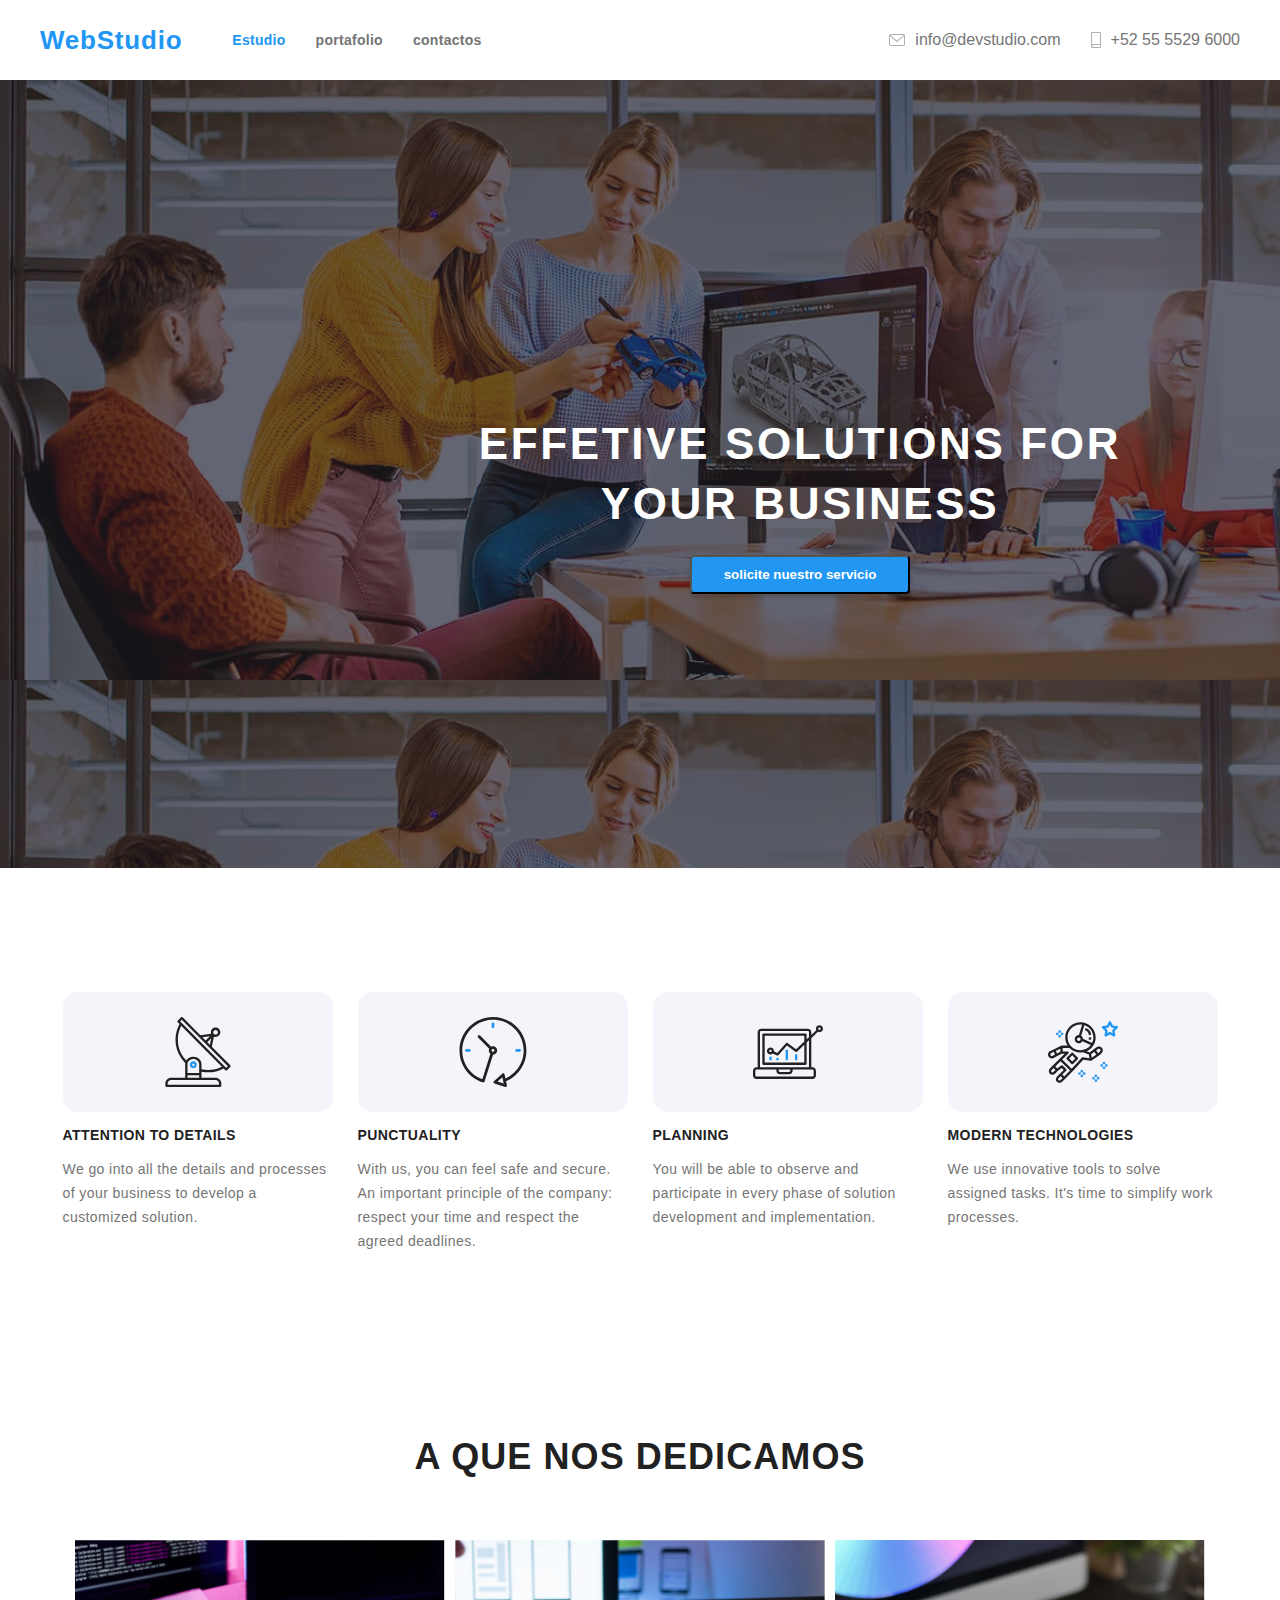
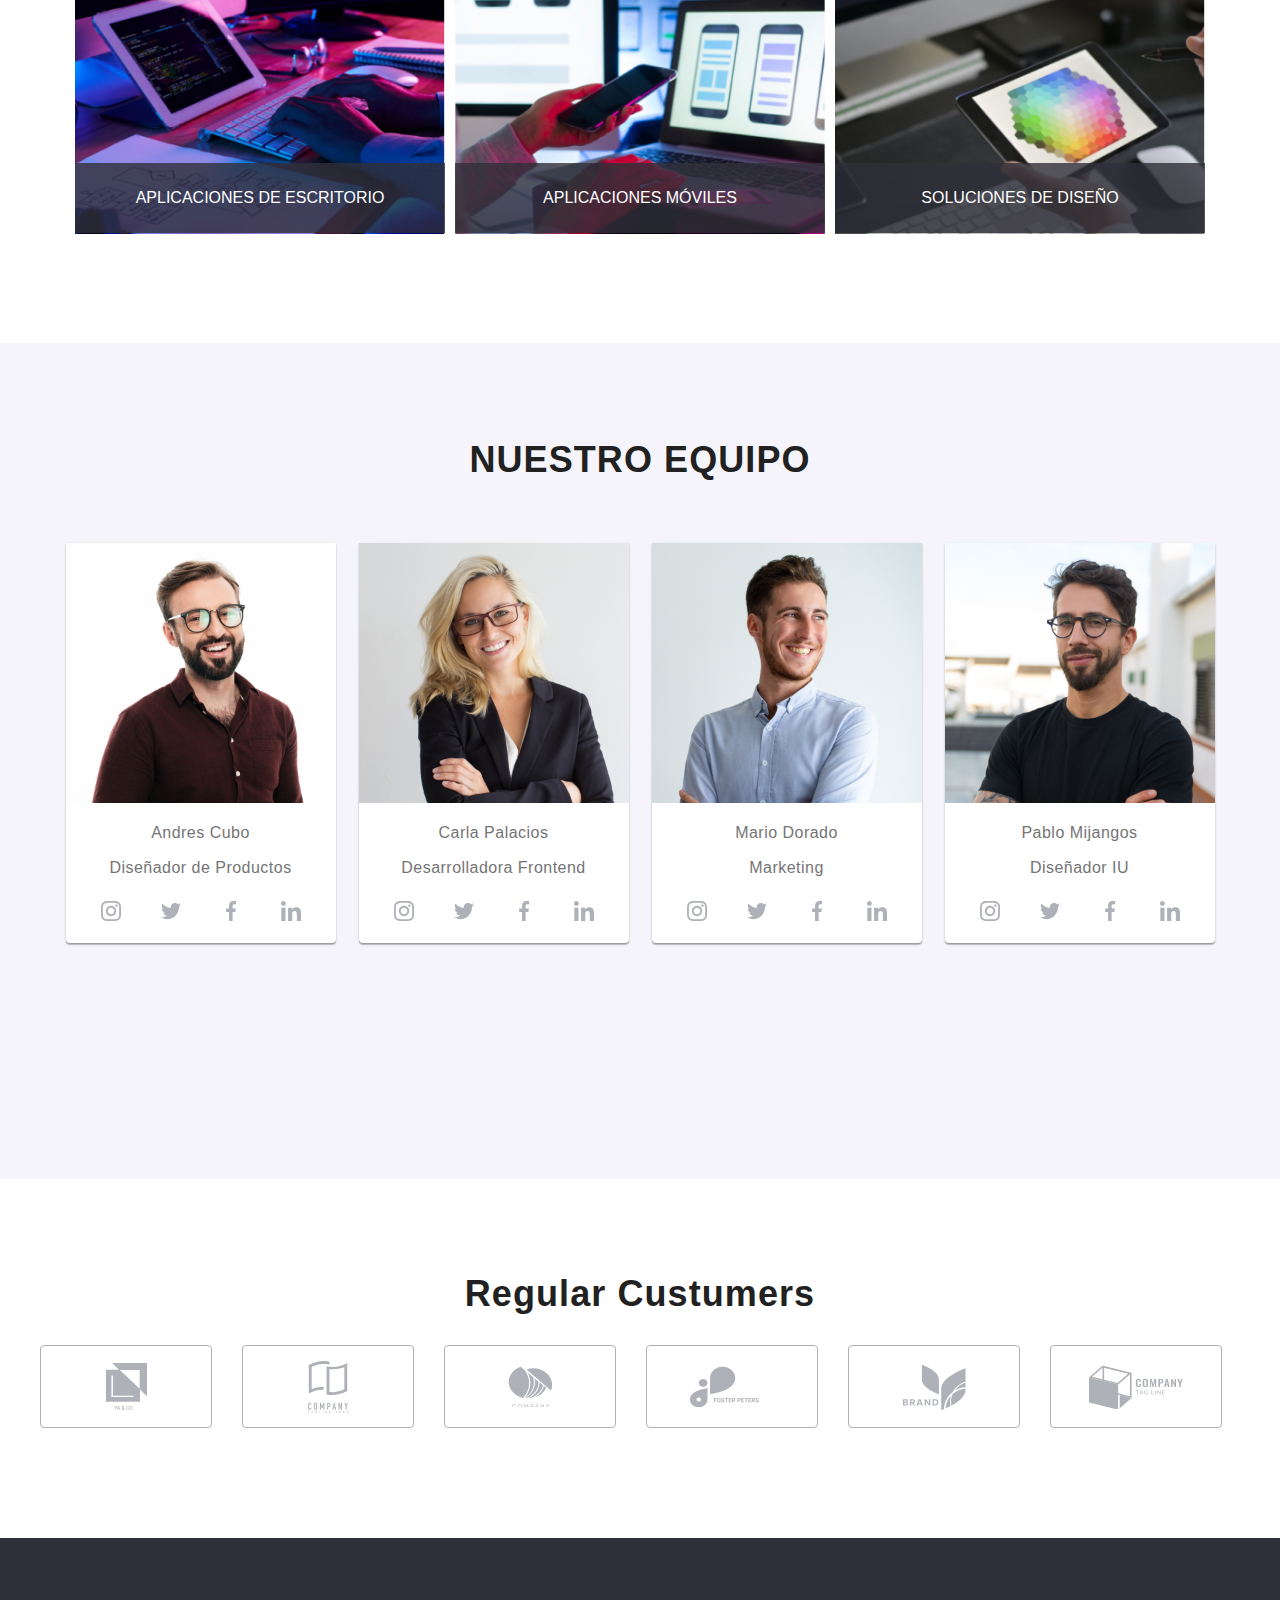
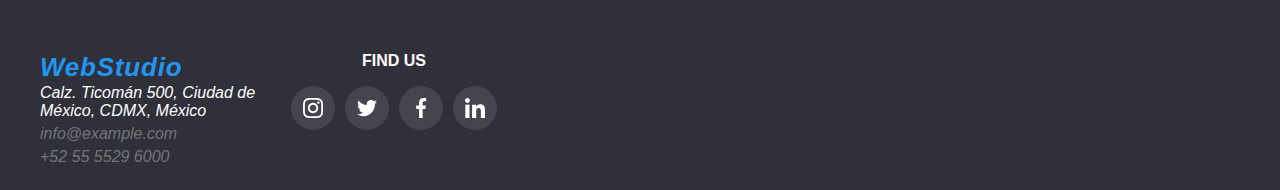
<file: index.html>
<!DOCTYPE html>
<html lang="en">
<head>
    <meta charset="UTF-8">
    <meta http-equiv="X-UA-Compatible" content="IE=edge">
    <meta name="viewport" content="width=device-width, initial-scale=1.0">
    <link href="https://fonts.googleapis.com/css2?family=Montserrat:wght@400;700&display=swap" rel="stylesheet">
    <link rel="stylesheet" href="https://cdnjs.cloudflare.com/ajax/libs/modern-normalize/2.0.0/modern-normalize.css" integrity="sha512-gA2Bvu0/hw4oj0Lp8ZHjK+o3S4BE5m8d/wNVy6ktKLhHKPpWLQwv9ixzuWirWOakoJqlBdePq2NhoCaUOQ5npQ==" crossorigin="anonymous" referrerpolicy="no-referrer" />
    <link rel="stylesheet" href="./css/styles.css" />
    <title>WebStudio</title>
</head>
<body> 
    <header class="menu-header">
        <div class="container menu">
            
                <nav class="menu-nav">
                    <a class="logo" href="">WebStudio</a>
                    <ul class="list_menu">
                    <li><a class="page current-page" href="index.html">Estudio</a> </li>
                    <li><a class="page" href="portafolio.html">portafolio</a></li>
                    <li><a class="page" href="contactos">contactos</a></i>
                    </ul> 
                </nav>
                <ul class="list-contac">
                    <li class="elem-header">
                        <a class="item-contac" href="mailto:info@devstudio.com">
                          <svg class="icon-contact email"width="" height="" >
                            <use href="./images/SVG/icons.svg#email"></use>
                          </svg>
                        info@devstudio.com
                    </a>
                </li>

                    <li class="elem-header">
                        <a class="item-contac" href="tel:+525555296000">
                          <svg class="icon-contact"width="" height="" >
                            <use href="./images/SVG/icons.svg#smartphone"></use>
                          </svg>
                          +52 55 5529 6000
                        </a>
                    </li>
                </ul>

        </div>   
    </header>
    
    <main>
        <!-- ---------- titulo ---------- -->
        <section class="titulo">
        <h1> EFFETIVE SOLUTIONS FOR YOUR BUSINESS</h1>
        <button class="btn-serv" type="button">solicite nuestro servicio </button>
        </section>

        <!-- ---------- seccion 1---------- -->
        <section class="seccion1">
            <div class="container">
            <ul class="list-seccion1">
                <li>
                    <div class="svg-list1">
                    <svg class="icon-seccion1">
                        <use href="./images/SVG/icons.svg#antena"></use>
                    </svg>
                </div>
                    <h3 class="titulo-h3" >ATTENTION TO DETAILS</h3>
                    <p class="p-seccion1">We go into all the details and processes of your business to develop a customized solution.</p>
                </li>
                <li>
                    <div class="svg-list1">
                    <svg class="icon-seccion1">
                        <use href="./images/SVG/icons.svg#clock"></use>
                    </svg>
                    </div>
                    <h3 class="titulo-h3">PUNCTUALITY</h3>
                    <p class="p-seccion1">With us, you can feel safe and secure. An important principle of the company: respect your time and respect the agreed deadlines.</p>
                </li>
                <li>
                    <div class="svg-list1">
                    <svg class="icon-seccion1">
                        <use href="./images/SVG/icons.svg#diagram"></use>
                    </svg>
                </div>
                    <h3 class="titulo-h3">PLANNING</h3>
                    <p class="p-seccion1">You will be able to observe and participate in every phase of solution development and implementation.</p>
                </li>
                <li>
                    <div class="svg-list1">
                    <svg class="icon-seccion1">
                        <use href="./images/SVG/icons.svg#astronaut"></use>
                    </svg>
                </div>
                    <h3 class="titulo-h3">MODERN TECHNOLOGIES</h3>
                    <p class="p-seccion1">We use innovative tools to solve assigned tasks. It's time to simplify work processes.</p>
                </li>
            </ul>
        </div>
        </section>
        <!-- ---------- seccion 2------------->
        <section class="seccion2">
            <div class="container">
            <h2 class="titulo-h2"> A QUE NOS DEDICAMOS</h2>
            <ul class="list-seccion2">
                <li><img class="img-secc2" src="images/index/img1.jpg" alt="img1" width=""/>
                    <div class="text-secc2">
                        <p class="p-secc2">APLICACIONES DE ESCRITORIO</p>
                    </div>
                </li>
                <li><img class="img-secc2" src="images/index/img2.jpg" alt="img2" width=""/>
                    <div class="text-secc2">
                        <p class="p-secc2">APLICACIONES MÓVILES</p>
                    </div>
                </li>
                <li><img class="img-secc2" src="images/index/img3.jpg" alt="img3" width=""/>
                    <div class="text-secc2">
                        <p class="p-secc2">SOLUCIONES DE DISEÑO</p>
                    </div>
                </li>
            </ul>
        </div>
        </section>

        <!------------- seccion 3------------->
        <section class="seccion3">
            <div class="container">
            <h2 class="titulo-h2">NUESTRO EQUIPO</h2>
            <ul class="list-seccion3">
                <li class="item-sec3"><img class="img-sec3" src="images/index/andres.jpg" alt="Andres Cubo" width=""/>
                    <p class="nombre">Andres Cubo</p>
                    <p>Diseñador de Productos</p>
                    <ul class="list3-svg">
                         <li class="svg-list3">
                            <svg class="icon-seccion3">
                                <use href="./images/SVG/icons.svg#instagram"></use>
                            </svg>
                         </li>
                         <li class="svg-list3">
                            <svg class="icon-seccion3">
                                <use href="./images/SVG/icons.svg#twitter"></use>
                            </svg>
                         </li>
                         </li>
                         <li class="svg-list3">
                            <svg class="icon-seccion3">
                                <use href="./images/SVG/icons.svg#facebook"></use>
                            </svg>
                         </li>
                         </li>
                         <li class="svg-list3">
                            <svg class="icon-seccion3">
                                <use href="./images/SVG/icons.svg#linkedin"></use>
                            </svg>
                         </li>
                         </li>
                    </ul>
                </li>
                <li class="item-sec3"><img class="img-sec3" src="images/index/carla.jpg" alt="Carla Palacios" width=""/>
                    <p class="nombre">Carla Palacios</p>
                    <p>Desarrolladora Frontend</p>
                    <ul class="list3-svg">
                        <li class="svg-list3">
                           <svg class="icon-seccion3">
                               <use href="./images/SVG/icons.svg#instagram"></use>
                           </svg>
                        </li>
                        <li class="svg-list3">
                           <svg class="icon-seccion3">
                               <use href="./images/SVG/icons.svg#twitter"></use>
                           </svg>
                        </li>
                        </li>
                        <li class="svg-list3">
                           <svg class="icon-seccion3">
                               <use href="./images/SVG/icons.svg#facebook"></use>
                           </svg>
                        </li>
                        </li>
                        <li class="svg-list3">
                           <svg class="icon-seccion3">
                               <use href="./images/SVG/icons.svg#linkedin"></use>
                           </svg>
                        </li>
                        </li>
                   </ul>
                </li>
                <li class="item-sec3"><img class="img-sec3" src="images/index/mario.jpg" alt="Mario Dorado" width=""/>
                    <p class="nombre">Mario Dorado</p>
                    <p>Marketing</p>
                    <ul class="list3-svg">
                        <li class="svg-list3">
                           <svg class="icon-seccion3">
                               <use href="./images/SVG/icons.svg#instagram"></use>
                           </svg>
                        </li>
                        <li class="svg-list3">
                           <svg class="icon-seccion3">
                               <use href="./images/SVG/icons.svg#twitter"></use>
                           </svg>
                        </li>
                
                        <li class="svg-list3">
                        
                           <svg class="icon-seccion3">
                               <use href="./images/SVG/icons.svg#facebook"></use>
                           </svg>
                        </li>
            
                        <li class="svg-list3">
                           <svg class="icon-seccion3">
                               <use href="./images/SVG/icons.svg#linkedin"></use>
                           </svg>
                        </li>
                
                   </ul>
                </li>
                <li class="item-sec3"><img class="img-sec3" src="images/index/pablo.jpg" alt="Pablo Mijangos" width=""/>
                    <p class="nombre">Pablo Mijangos</p>
                    <p>Diseñador IU </p>
                    <ul class="list3-svg">
                        <li class="svg-list3">
                           <svg class="icon-seccion3">
                               <use href="./images/SVG/icons.svg#instagram"></use>
                           </svg>
                        </li>
                        <li class="svg-list3">
                           <svg class="icon-seccion3">
                               <use href="./images/SVG/icons.svg#twitter"></use>
                           </svg>
                        </li>
                        </li>
                        <li class="svg-list3">
                           <svg class="icon-seccion3">
                               <use href="./images/SVG/icons.svg#facebook"></use>
                           </svg>
                        </li>
                        </li>
                        <li class="svg-list3">
                           <svg class="icon-seccion3">
                               <use href="./images/SVG/icons.svg#linkedin"></use>
                           </svg>
                        </li>
                        </li>
                   </ul>
                </li>
            </ul>
        </div>
        </section>
        <section class="seccion-customers">
            <div class="container">
              <h2 class="titulo-customers">Regular Custumers</h2>
              <ul class="list4-customers">
                <li class="elem-customer">
                  <svg class="icon-customer" width="41" height="47">
                    <use href="./images/SVG/icons.svg#company-1"></use>
                  </svg>
                </li>
      
                <li class="elem-customer">
                  <svg class="icon-customer" width="40" height="52">
                    <use href="./images/SVG/icons.svg#company-2"></use>
                  </svg>
                </li>
      
                <li class="elem-customer">
                  <svg class="icon-customer" width="44" height="41">
                    <use href="./images/SVG/icons.svg#company-3"></use>
                  </svg>
                </li>
                <li class="elem-customer">
                  <svg class="icon-customer" width="85" height="41">
                    <use href="./images/SVG/icons.svg#company-4"></use>
                  </svg>
                </li class="elem-customer">
                <li class="elem-customer">
                  <svg class="icon-customer" width="63" height="46">
                    <use href="./images/SVG/icons.svg#company-5"></use>
                  </svg>
                </li>
                <li class="elem-customer">
                  <svg class="icon-customer" width="94" height="44">
                    <use href="./images/SVG/icons.svg#company-6"></use>
                  </svg>
                </li>
              </ul>
            </div>
          </section>
        
    </main>
    <!-------------pie de pagina------------->
    <footer>
        <div class="container ">
            <section class="container-foo">
                        <address>
                        <a class="logo-foo" href="index.html">WebStudio</a>
                        <ul class="list-foo">
                        <li><a class="dir" href="direccion">Calz. Ticomán 500, Ciudad de México, CDMX, México</a></li> 
                        <li><a class="item-conta" href="mailto:info@example.com">info@example.com</a></li>
                        <li><a class="item-conta" href="tel:+52 55 5529 6000">+52 55 5529 6000 </a></li>
                        </ul>
                    </address>
            </section>
            <section>
                <aside>
                    <p class="p-footer" >FIND US</p>
                    <ul class="svg-footer">
                      <li class="icon-svg">
                          <svg class="icon-footer"width="" height="" >
                            <use href="./images/SVG/icons.svg#instagram"></use>
                          </svg>
                      </li>
                      <li class="icon-svg">
                          <svg class="icon-footer"width="" height="" >
                            <use href="./images/SVG/icons.svg#twitter"></use>
                          </svg>
                      </li>
                      <li class="icon-svg">
                          <svg class="icon-footer"width="" height="" >
                            <use href="./images/SVG/icons.svg#facebook"></use>
                          </svg>
                      </li>
                      <li class="icon-svg">
                          <svg class="icon-footer"width="" height="" >
                            <use href="./images/SVG/icons.svg#linkedin"></use>
                          </svg>
                      </li>
                    </ul>
                  </aside>
            </section>
        </div>
    </footer> 
</body>
</html>
</file>
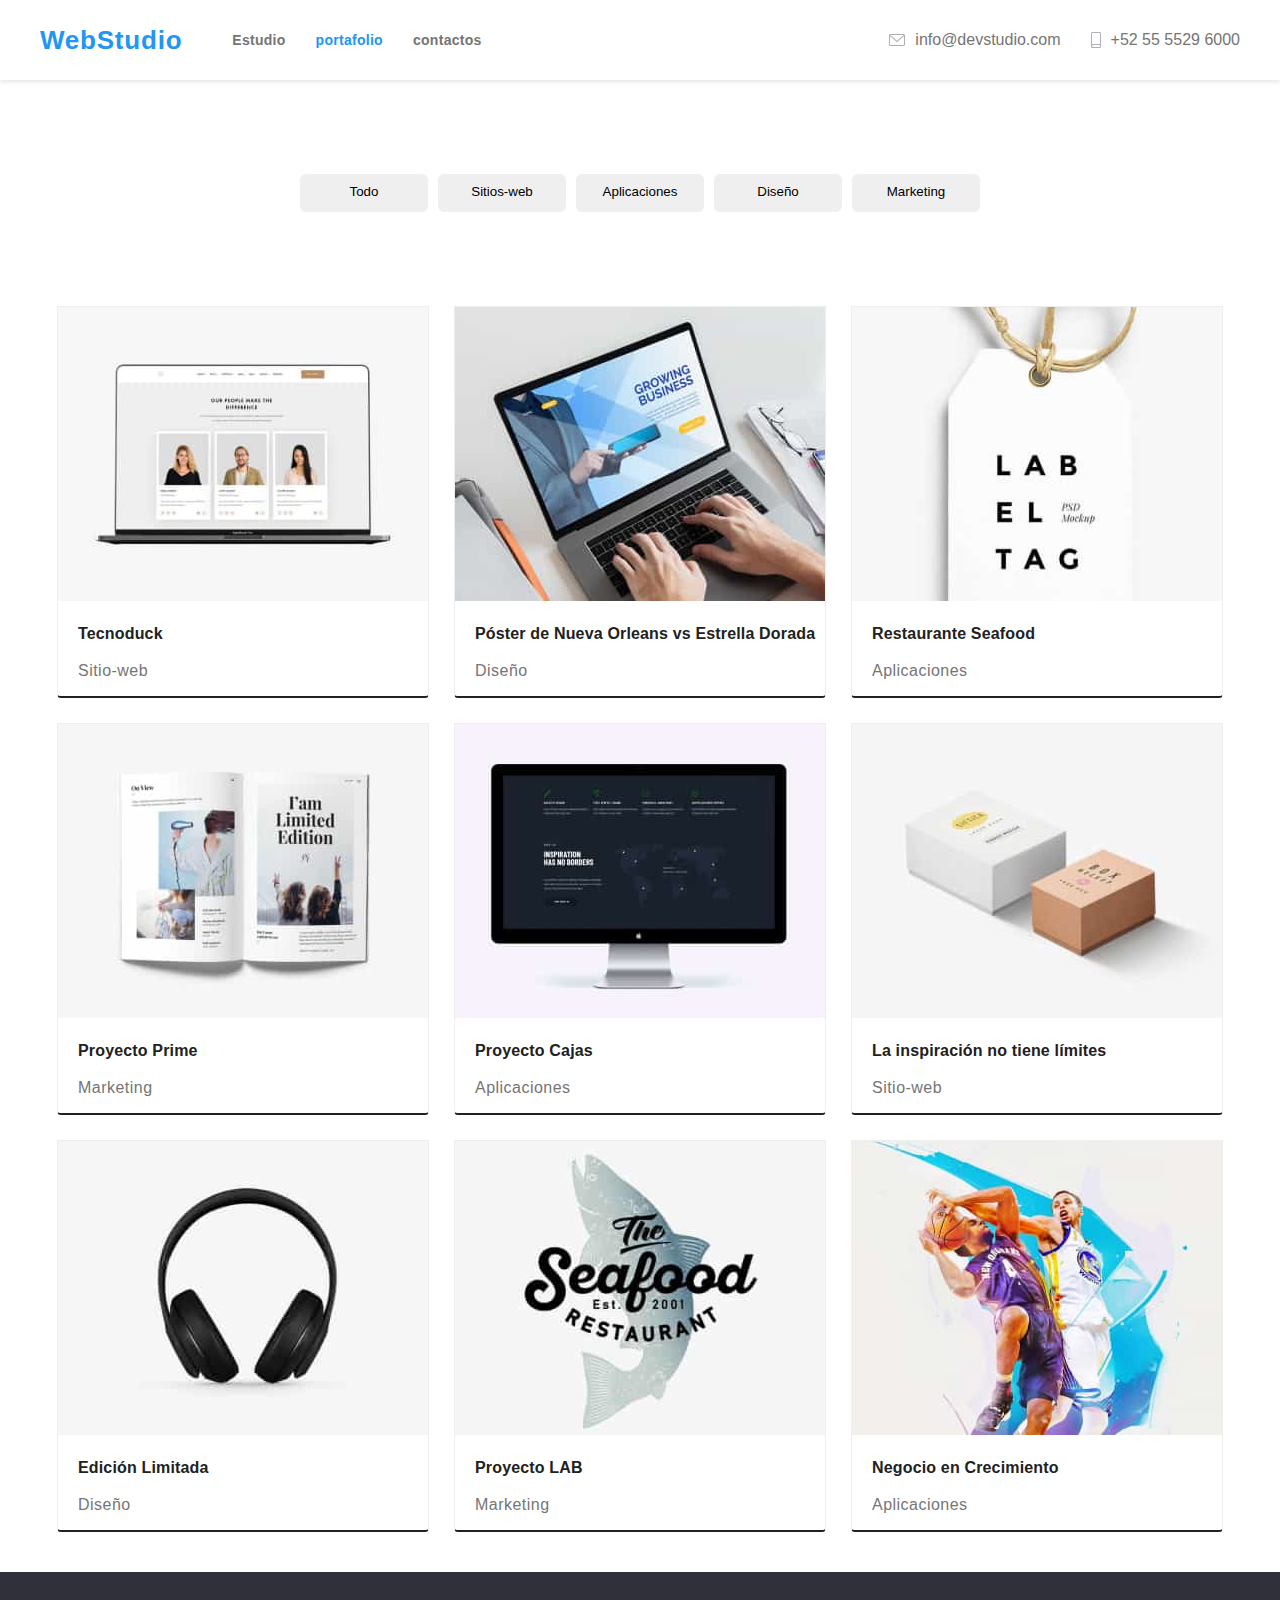
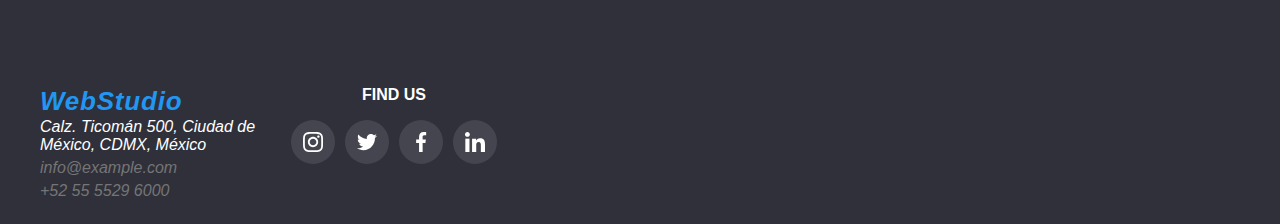
<file: portafolio.html>
<!DOCTYPE html>
<html lang="en">
<head>
    <meta charset="UTF-8">
    <meta http-equiv="X-UA-Compatible" content="IE=edge">
    <meta name="viewport" content="width=device-width, initial-scale=1.0">
    <link rel="stylesheet" href="https://cdnjs.cloudflare.com/ajax/libs/modern-normalize/2.0.0/modern-normalize.css" integrity="sha512-gA2Bvu0/hw4oj0Lp8ZHjK+o3S4BE5m8d/wNVy6ktKLhHKPpWLQwv9ixzuWirWOakoJqlBdePq2NhoCaUOQ5npQ==" crossorigin="anonymous" referrerpolicy="no-referrer" />
    <link href="https://fonts.googleapis.com/css2?family=Montserrat:wght@400;700&display=swap" rel="stylesheet">
    <link rel="stylesheet" href="css/styles.css">
    <title>portafolio</title>
</head>
<body>
    <header class="menu-header">
        <div class="container menu">
                <nav class="menu-nav">
                    <a class="logo" href="">WebStudio</a>
                    <ul class="list_menu">
                    <li><a class="page" href="index.html">Estudio</a> </li>
                    <li><a class="page  current-page" href="portafolio.html">portafolio</a></li>
                    <li><a class="page" href="contactos">contactos</a></i>
                    </ul> 
                </nav>
                <ul class="list-contac">
                    <li class="elem-header">
                        <a class="item-contac" href="mailto:info@devstudio.com">
                          <svg class="icon-contact email"width="" height="" >
                            <use href="./images/SVG/icons.svg#email"></use>
                          </svg>
                        info@devstudio.com
                    </a>
                </li>

                    <li class="elem-header">
                        <a class="item-contac" href="tel:+525555296000">
                          <svg class="icon-contact"width="" height="" >
                            <use href="./images/SVG/icons.svg#smartphone"></use>
                          </svg>
                          +52 55 5529 6000
                        </a>
                    </li>
                </ul>
        </div>   
    </header>
    <main>
        <section>
            <div class="container">
        <ul class="list_buttons">
            <li><button class="btns">Todo</button></li>
            <li><button class="btns">Sitios-web</button></li>
            <li><button class="btns">Aplicaciones</button></li>
            <li><button class="btns">Diseño</button></li>
            <li><button class="btns">Marketing</button></li>
        </ul>
    </div>
    </section>
        <section>
            <div class="container">
        <ul class="list-porta">
            <li class="elem-porta" > <img class="img-porta" src="images/portafolio/imagen1.jpg" alt="imagen1" width="">
                <p class="nom-porta">Tecnoduck</p>
                <p class="p-porta">Sitio-web</p>
            </li>
            <li class="elem-porta"> <img src="images/portafolio/imagen2.jpg" alt="imagen1" width=""> 
                <p class="nom-porta">Póster de Nueva Orleans vs Estrella Dorada</p>
                <p class="p-porta">Diseño</p>
            </li>
            <li class="elem-porta"> <img src="images/portafolio/imagen3.jpg" alt="imagen1" width="">
                <p class="nom-porta">Restaurante Seafood</p>
                <p class="p-porta">Aplicaciones</p>
            </li>
            <li class="elem-porta"> <img src="images/portafolio/imagen4.jpg" alt="imagen1" width=""> 
                <p class="nom-porta">Proyecto Prime</p>
                <p class="p-porta">Marketing</p>
            
            </li>
            <li class="elem-porta"> <img src="images/portafolio/imagen5.jpg" alt="imagen1" width=""> 
                <p class="nom-porta">Proyecto Cajas</p>
                <p class="p-porta">Aplicaciones</p>
            </li>
            <li class="elem-porta"> <img src="images/portafolio/imagen6.jpg" alt="imagen1" width=""> 
                <p class="nom-porta">La inspiración no tiene límites</p>
                <p class="p-porta">Sitio-web</p>
            </li>
            <li class="elem-porta"> <img src="images/portafolio/imagen7.jpg" alt="imagen1" width=""> 
                <p class="nom-porta">Edición Limitada</p>
                <p class="p-porta">Diseño</p>
            </li>
            <li class="elem-porta"> <img src="images/portafolio/imagen8.jpg" alt="imagen1" width=""> 
                <p class="nom-porta">Proyecto LAB</p>
                <p class="p-porta">Marketing</p>
            </li>
            <li class="elem-porta"> <img src="images/portafolio/imagen9.jpg" alt="imagen1" width=""> 
                <p class="nom-porta">Negocio en Crecimiento</p>
                <p class="p-porta">Aplicaciones</p>
            </li>
        
        </ul>
    </div>

    </section>
    </main>
    <footer>
        <div class="container ">
            <section class="container-foo">
                        <address>
                        <a class="logo-foo" href="index.html">WebStudio</a>
                        <ul class="list-foo">
                        <li><a class="dir" href="direccion">Calz. Ticomán 500, Ciudad de México, CDMX, México</a></li> 
                        <li><a class="item-conta" href="mailto:info@example.com">info@example.com</a></li>
                        <li><a class="item-conta" href="tel:+52 55 5529 6000">+52 55 5529 6000 </a></li>
                        </ul>
                    </address>
            </section>
            <section>
                <aside>
                    <p class="p-footer" >FIND US</p>
                    <ul class="svg-footer">
                      <li class="icon-svg">
                          <svg class="icon-footer"width="" height="" >
                            <use href="./images/SVG/icons.svg#instagram"></use>
                          </svg>
                      </li>
                      <li class="icon-svg">
                          <svg class="icon-footer"width="" height="" >
                            <use href="./images/SVG/icons.svg#twitter"></use>
                          </svg>
                      </li>
                      <li class="icon-svg">
                          <svg class="icon-footer"width="" height="" >
                            <use href="./images/SVG/icons.svg#facebook"></use>
                          </svg>
                      </li>
                      <li class="icon-svg">
                          <svg class="icon-footer"width="" height="" >
                            <use href="./images/SVG/icons.svg#linkedin"></use>
                          </svg>
                      </li>
                    </ul>
                  </aside>
            </section>
        </div>
    </footer>
</body>
</html>
</file>
<file: css/styles.css>
:root{
    --accent-color: #2196f3;
    --white-color: #ffffff;
    --black-color: #212121;

    --gray-color: #f5f4fa;
    --text-color: #757575;
    --color-svg: #AFB1B8;
    --color-svg-footer: hsla(0, 0%, 100%, 0.6);

    --background-black: #2f303a;
    --container-padding: calc((100% - 1200px) / 2);
    --padding-seccion: 94px 0;

}
.container{
    padding: 0 15px;
    width: 1200px;
    margin: 0 auto;   
}
body{
    padding-top: 0px;
    padding-bottom: 0px;
    margin: 0;
    font-family: "Roboto", sans-serif;
}

.menu-header{
    box-shadow: 0px 2px 4px rgba(0, 0, 0, 0.1);
}
.menu{
    display: flex;
    justify-content: space-between;
    align-items: center;
    height: 80px;
    background: var(--white-color);
}
.page{
    color:  var(--text-color);
    text-decoration: none;
    font-weight: 600;
}

.list-contac{
    display: flex;
    list-style: none;
    gap: 30px;
    margin: 0px;
    padding: 0px;
}

.item-contac{
    display: flex;
    align-items: center;
    gap: 10px;
    text-decoration: none;
    color: var(--text-color);
}
.icon-contact{
    width: 10px;
    height: 16px;
    fill: var(--color-svg);
}
.email{
    width: 16px;
    height: 12px;
    fill: var(--color-svg);
}

.page:hover,
.item-contac:hover,
.current-page:focus,
.page.current-page
{
color: var(--accent-color);

}
.item-contac:hover .icon-contact{
    fill: var(--accent-color);
}

.logo{
    font-family: "releway", sans-serif;
    margin-right: 50px;
    font-weight: 700;
    font-size: 26px;
    line-height: 31px;
    font-family: "Raleway" sans-serif; 
    text-align: right;
    letter-spacing: 0.03em;
    color: var(--accent-color);
    text-decoration: none;
}
.list_menu{
    display: flex;
    gap: 30px;
    padding: 0;
    height: 16px;
    margin: 0;
    left: 453px;
    font-weight: 500;
    font-size: 14px;
    line-height: 16px;
    letter-spacing: 0.02em;
    color: var(--accent-color);
    list-style: none;  
    justify-content: center; 
}
.menu-nav{
    display: flex;
    justify-content: center;
    align-items: center;
}

.titulo{

    display: flex;
    background-image: linear-gradient(to right, rgba(47, 48, 58, 0.4), rgba(47, 48, 58, 0.4)), url(../images/index/img-background.jpg);
    width: 1600px;
    height: 600px;
    padding: var(--padding-seccion);
    justify-content: center;
    align-items: center;
}

h1{
    width: 696px;
    height: 120px;
    font-weight: 900;
    font-size: 44px;
    line-height: 60px;
    text-align: center;
    letter-spacing: 0.06em;
    text-transform: uppercase;
    color: var(--white-color);
    margin-top: 30px;
}
.btn-serv{
   display: flex;
   justify-content: center;
   align-items: center;
   padding: 10px 32px;
   color: var(--white-color);
   position: absolute;
   margin-top: 200px;
   font-weight: 700;
   cursor: pointer;
   background: var(--accent-color);
   box-shadow: 0px 4px 4px rgba(0, 0, 0, 0.15);
   border-radius: 4px


}

/* ----------------------seccion 1----------------------- */
.seccion1{
    padding: var(--padding-seccion);
}
.list-seccion1{
    display: flex;
    margin: 0px;
    gap: 25px;
    padding-left: 0px;
    justify-content: center;
    list-style: none;
    border-left: var(--border-seccion);
    border-right: var(--border-seccion);
    padding-top: 30px;
    
}
.svg-list1{
    display: flex;
    align-items: center;
    justify-content: center;
    background-color: var(--gray-color);
    border-radius: 15px;
    height: 120px;
    margin-bottom: 15px;
    
    
}
.icon-seccion1{
    width: 70px;
    height: 70px;
}

.titulo-h3{
width: 270px;
height: 16px;
font-weight: 700;
font-size: 14px;
line-height: 16px;
letter-spacing: 0.03em;
text-transform: uppercase;
color: var(--black-color);
}

.p-seccion1{
width: 270px;
height: 75px;
left: 215px;
top: 801px;
font-weight: 400;
font-size: 14px;
line-height: 24px;
letter-spacing: 0.03em;
color: var(--text-color);
}
/* ------------------------------seccion2----------------- */
.img-secc2{
    width: 370px;
    height: 294px;
}

.text-secc2{
    position: relative;
    display: flex;
    height: 70px;
    width: 370px;
    margin-top: -75px;
    justify-content: center;
    align-items: center;
    font-weight: 700px;
    background: rgba(47, 48, 58, 0.8);
   
    
}
.p-secc2{
        color: var(--white-color);
    }
.seccion2{
    border-left: var(--border-seccion);
    border-right: var(--border-seccion);
    padding-bottom: 80px;
    padding: var(--padding-seccion);
}
.titulo-h2{
    display: flex;
    margin: 0;
    margin-bottom: 60px;
    height: 46.24px;
    font-size: 36px;
    line-height: 42px;
    text-align: center;
    letter-spacing: 0.03em;
    justify-content: center;
    align-items: center;
    color: var(--black-color);
}

.list-seccion2{
    display: flex;
    padding: 0;
    gap: 10px;
    justify-content: center;
    list-style: none;
}


/* ------------------------------seccion3----------------- */
.seccion3{
padding: var(--padding-seccion);
    height: 648px;
    background: var(--gray-color);
}

.list-seccion3{
    display: flex;
    padding: 0;
    justify-content: center;
    gap: 23px;
}
.item-sec3{
    list-style: none;
    background: var(--white-color);
    box-shadow: 0px 1px 3px rgba(0, 0, 0, 0.12), 0px 1px 1px rgba(0, 0, 0, 0.14), 0px 2px 1px rgba(0, 0, 0, 0.2);
    border-radius: 0px 0px 4px 4px;
}
.item-sec3:hover{
    box-shadow: var(--text-color);
    cursor: pointer;
}
.img-sec3{
    width: 270px;
    height: 260px;
}
.nombre{
    display: flex;
    margin-left: 0px;
    font-size: 16px;
    line-height: 19px;
    letter-spacing: 0.03em;
    color: var(--black-color);
    justify-content: center;
   

}
.seccion3 ul li p{
    font-size: 16px;
    line-height: 19px;
    text-align: center;
    letter-spacing: 0.03em;
    color: var(--text-color);
}
.list3-svg{
    display: flex;
    list-style: none;
    padding: 0px;
    justify-content: center;
    align-items: center;
    gap: 25px;
    padding-bottom:  15px;
}
.svg-list3{
    display: flex;
    justify-content: center;
    align-items: center;
    margin-right: 20px;
    border-radius: 25px;
    height: 35px;
    width: 35px;
    margin: 0px;
}
.svg-list3:hover{
    background-color: var(--accent-color);
}
.svg-list3:hover .icon-seccion3{
    fill: var(--white-color);
}
.icon-seccion3{
    width: 20px;
    height: 20px;
    fill: var(--color-svg);
}
/* ------------------------------customers----------------------- */
.seccion-customers{
    padding: var(--padding-seccion);
}
.titulo-customers{
    display: flex;
    justify-content: center;
    margin-top: 0px;
    font-size: 36px;
    line-height: 42px;
    text-align: center;
    letter-spacing: 0.03em;
    justify-content: center;
    align-items: center;
    color: var(--black-color);
}
.list4-customers{
    display: flex;
    list-style: none;
    gap: 30px;
    padding-left: 0px;
}
.elem-customer{
    display: flex;
    justify-content: center;
    align-items: center;
    width: 170px;
    height: 81px;
    border: 1px solid var(--color-svg);
    border-radius: 4px;
}
.elem-customer:hover{
    border-color: var(--accent-color);
    cursor: pointer;
}
.elem-customer:hover .icon-customer{
    fill: var(--accent-color);
}
.icon-customer{
    fill: var(--color-svg);
}

/* ------------------------------footer----------------------- */
footer{
    height: 252px;
    background: var(--background-black);
}
footer .container{
    display: flex;
    align-items: flex-start;
    justify-content: flex-start;
    gap: 20px;
    padding-top: 94px;
}
.container-foo{
    padding-top: 20px;   
}
.logo-foo{
    display: flex;
    font-weight: 700;
    font-size: 26px;
    line-height: 31px;
    text-align: right;
    letter-spacing: 0.03em;
    color: var(--accent-color);
    text-decoration: none;
    cursor: default;
}
.list-foo{
    list-style: none;
    padding: 0;
    margin-top: 1px;  
}
.dir{
    display: flex;
    width: 231px;
    height: 21px;
    margin-bottom: 20px;
    color: var(--white-color);
    text-decoration: none;
    cursor: default;
}
.item-conta{
 display: flex;
 margin-top: 5px;
 text-decoration: none;
 color: var(--text-color)
}
.p-footer{
    display: flex;
    justify-content: center;
    color: var(--white-color);
    font-weight: 700;
    margin-top: 20px;
}
.svg-footer{
    display: flex;
    list-style: none;
    padding-left: 0px;
    margin: 0px;
    gap: 10px;
}
.icon-svg{
    display: flex;
    justify-content: center;
    align-items: center;
    background-color: rgba(255, 255, 255, 0.1);
    width: 44px;
    height: 44px;
    border-radius: 25px;
}
.icon-footer{
    width: 20px;
    height: 20px;
    fill: var(--white-color);
}
.icon-svg:hover{
    background-color: var(--accent-color);
    cursor: pointer;
}
.icon-svg:hover .icon-footer{
    fill: var(--white-color);
    
}
/* --------------------------------PORTAFOLIO---------------------------- */

.list_buttons{
    display: flex;
    justify-content: center;
    margin: 0px;
    padding: 0px;
    padding: var(--padding-seccion);
    gap: 10px;
    list-style: none;
    color: var(--black-color); 
    
}
.btns{
    display: flex;
    width: 128px;
    height: 38px;
    padding: 10px;
    border: 0;
    border-radius: 6px;
    cursor: pointer;
    justify-content: center;


}
.btns:focus{
    background-color: var(--accent-color);
    color: var(--gray-color);
    border-radius: 6px;
    box-shadow: 0px 5px 0px rgba(0, 0, 0, 0.12), 0px 4px 4px rgba(0, 0, 0, 0.06), 1px 4px 6px rgba(0, 0, 0, 0.16);
}

.list-porta{
    display: flex;
    flex-wrap: wrap;
    list-style: none;
    margin: 0px;
    gap: 25px;
    padding-left: 0px;
    padding-bottom: 40px;
    justify-content: center;
}
.elem-porta{
    box-sizing: border-box;
    background: var(--white-color);
    border: 1px solid #EEEEEE;
    border-bottom: 2px solid var(--black-color);
    border-radius: 0px 0px 4px 4px;
}
.elem-porta:hover{
    border: 0px;
    box-shadow: 0px 1px 1px rgba(0, 0, 0, 0.12), 0px 4px 4px rgba(0, 0, 0, 0.06), 1px 4px 6px rgba(0, 0, 0, 0.16);
    cursor: pointer;
    color: var(--black-color);
}

.nom-porta{
    display: flex;
    font-weight: 650;
    font-size: 16px;
    line-height: 25px;
    letter-spacing: 0.01em;
    color: var(--black-color);
    margin-left: 20px;
}
.p-porta{
    display: flex;
    margin-left: 20px;
    font-weight: 400;
    font-size: 16px;
    letter-spacing: 0.03em;
    color: #757575;
}


.svg-menu{
    color: #757575;
    width: 100%;
    height: auto;
}
</file>
